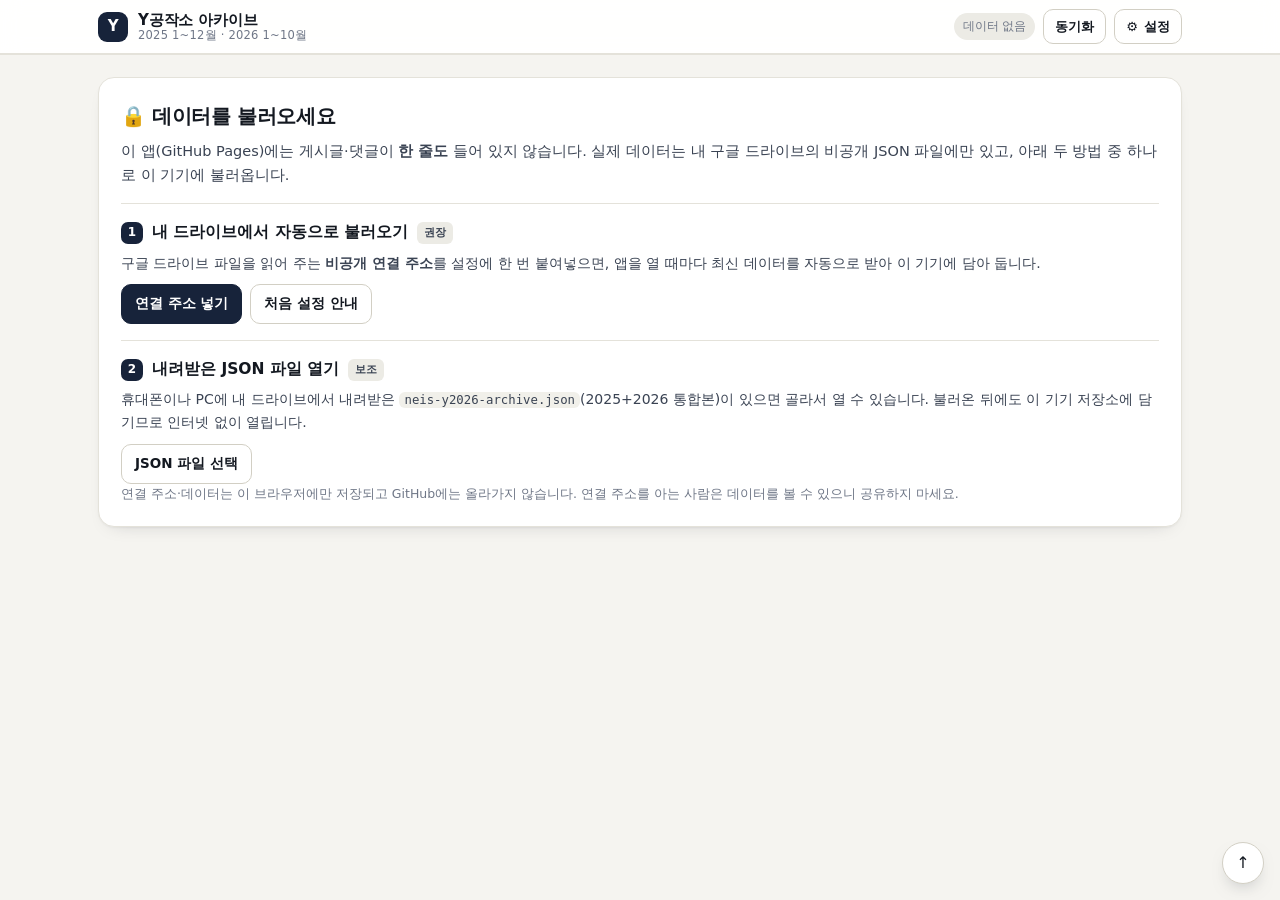
<file: index.html>
<!DOCTYPE html>
<html lang="ko">
<head>
<meta charset="utf-8">
<meta name="viewport" content="width=device-width,initial-scale=1,viewport-fit=cover">
<title>Y공작소 아카이브 · 2025+2026 나이스 플레이북</title>
<script>
/* ── 첫 로딩 안내: 시트에서 불러오는 동안 경과 초를 보여 준다. 이 기기에 내 데이터가 있으면 띄우지 않는다. */
window.__LG_CFG = { keys: [], msg: '시트에서 불러오는 중…', accent: '#5B8DEF', bg: '#0b1020', color: '#E8ECF4' };
(function(){
  var cfg = window.__LG_CFG;
  function lsGet(k){ try { return localStorage.getItem(k); } catch(e){ return null; } }
  function sheetConnected(){
    try {
      if (/[?&#]s=/.test(location.hash + location.search)) return true;
      for (var i = 0; i < localStorage.length; i++){ var v = lsGet(localStorage.key(i)) || ''; if (v.indexOf('script.google.com/macros/s/') >= 0) return true; }
    } catch(e){}
    return false;
  }
  function hasLocalData(){
    if (!cfg.keys || !cfg.keys.length) return false;
    for (var i = 0; i < cfg.keys.length; i++){ var v = lsGet(cfg.keys[i]); if (v && v !== 'null' && v !== 'undefined' && v.length > 2) return true; }
    return false;
  }
  var el = null, t0 = 0, iv = null, msg = cfg.msg || '시트에서 불러오는 중…', failsafe = null;
  function label(){ var s = Math.max(0, Math.round((Date.now() - t0) / 1000)); return msg + ' (' + s + '초)'; }
  function show(m){
    if (m) msg = m;
    if (el){ var n = document.getElementById('lgTxt'); if (n) n.textContent = label(); return; }
    t0 = Date.now();
    el = document.createElement('div'); el.id = 'loadGate'; el.setAttribute('role','status'); el.setAttribute('aria-live','polite');
    el.style.cssText = 'position:fixed;inset:0;z-index:2147483000;display:flex;flex-direction:column;align-items:center;justify-content:center;gap:14px;background:' + (cfg.bg || '#F2F4F6') + ';color:' + (cfg.color || '#191F28') + ';font:600 15px/1.5 -apple-system,BlinkMacSystemFont,"Apple SD Gothic Neo","Malgun Gothic",system-ui,sans-serif;';
    var st = document.createElement('style');
    st.textContent = '@keyframes lgspin{to{transform:rotate(360deg)}}@media (prefers-color-scheme:dark){#loadGate{background:#17171C!important;color:#F2F4F6!important}}';
    (document.head || document.documentElement).appendChild(st);
    var sp = document.createElement('div');
    sp.style.cssText = 'width:28px;height:28px;border-radius:50%;border:3px solid rgba(120,130,150,.25);border-top-color:' + (cfg.accent || '#3182F6') + ';animation:lgspin .8s linear infinite';
    var tx = document.createElement('div'); tx.id = 'lgTxt'; tx.textContent = label();
    el.appendChild(sp); el.appendChild(tx);
    (document.body || document.documentElement).appendChild(el);
    if (iv) clearInterval(iv);
    iv = setInterval(function(){ var n = document.getElementById('lgTxt'); if (n) n.textContent = label(); }, 1000);
    if (failsafe) clearTimeout(failsafe);
    failsafe = setTimeout(done, 20000);
  }
  function done(){
    window.__LG_DONE = true;
    if (failsafe){ clearTimeout(failsafe); failsafe = null; }
    if (iv){ clearInterval(iv); iv = null; }
    if (el && el.parentNode) el.parentNode.removeChild(el);
    el = null;
  }
  window.LoadGate = { show: show, done: done, active: function(){ return !!el; }, label: label };
  if (cfg.auto !== false && sheetConnected() && !hasLocalData()){
    if (document.body) show();
    else document.addEventListener('DOMContentLoaded', function(){ if (!el && !window.__LG_DONE) show(); });
  }
})();
</script>
<meta name="theme-color" content="#ffffff">
<meta name="description" content="2025년 1~12월과 2026년 1~10월 Y공작소 본문·댓글을 달마다 2025/2026으로 나눠 보는 교사 실무 플레이북입니다. 데이터는 내 비공개 구글 드라이브에서만 불러옵니다.">
<link rel="manifest" href="manifest.json">
<link rel="icon" href="icons/icon-192.png" sizes="192x192">
<link rel="apple-touch-icon" href="icons/icon-192.png">
<link rel="stylesheet" href="styles.css?v=10">
</head>
<body>

<header class="topbar">
  <div class="tb-in">
    <a class="brand" href="#" id="brandLink">
      <span class="logo" aria-hidden="true">Y</span>
      <span class="bt"><b>Y공작소 아카이브</b><em id="brandSub">2025 1~12월 · 2026 1~10월</em></span>
    </a>
    <div class="tb-right">
      <span class="state" id="stateTxt">데이터 없음</span>
      <button class="btn small" type="button" id="btnSync">동기화</button>
      <button class="btn small ghost" type="button" id="btnSet" aria-label="설정">⚙<span class="only-wide"> 설정</span></button>
    </div>
  </div>
</header>

<nav class="mstrip" id="mstrip" aria-label="월 선택"></nav>

<main class="wrap">

  <!-- 데이터가 없을 때 -->
  <section class="panel setup" id="setupPanel">
    <h2>🔒 데이터를 불러오세요</h2>
    <p class="lead">이 앱(GitHub Pages)에는 게시글·댓글이 <b>한 줄도</b> 들어 있지 않습니다. 실제 데이터는 내 구글 드라이브의 비공개 JSON 파일에만 있고, 아래 두 방법 중 하나로 이 기기에 불러옵니다.</p>
    <div class="way">
      <div class="wayhead"><span class="num">1</span><h3>내 드라이브에서 자동으로 불러오기</h3><span class="bdg">권장</span></div>
      <p>구글 드라이브 파일을 읽어 주는 <b>비공개 연결 주소</b>를 설정에 한 번 붙여넣으면, 앱을 열 때마다 최신 데이터를 자동으로 받아 이 기기에 담아 둡니다.</p>
      <div class="waybtns">
        <button class="btn primary" type="button" id="btnSetupConnect">연결 주소 넣기</button>
        <a class="btn" id="guideLink" href="https://github.com/wjoehasa-eng/neis-archive/blob/main/apps-script/SETUP.md" target="_blank" rel="noopener">처음 설정 안내</a>
      </div>
    </div>
    <div class="way">
      <div class="wayhead"><span class="num">2</span><h3>내려받은 JSON 파일 열기</h3><span class="bdg">보조</span></div>
      <p>휴대폰이나 PC에 내 드라이브에서 내려받은 <code>neis-y2026-archive.json</code>(2025+2026 통합본)이 있으면 골라서 열 수 있습니다. 불러온 뒤에도 이 기기 저장소에 담기므로 인터넷 없이 열립니다.</p>
      <div class="waybtns"><button class="btn" type="button" id="btnSetupFile">JSON 파일 선택</button></div>
    </div>
    <p class="mini">연결 주소·데이터는 이 브라우저에만 저장되고 GitHub에는 올라가지 않습니다. 연결 주소를 아는 사람은 데이터를 볼 수 있으니 공유하지 마세요.</p>
  </section>

  <div id="content" hidden>

    <!-- 검색 · 필터 (월 스트립 바로 아래 고정) -->
    <section class="deckbar" id="deckbar">
      <div class="yrseg" id="yrseg" role="tablist" aria-label="연도 선택"></div>
      <div class="barrow">
        <div class="searchrow">
          <span class="sic" aria-hidden="true">⌕</span>
          <input type="search" id="q" placeholder="검색 — 메뉴명, 증상, 오류 문구로 찾기" autocomplete="off" aria-label="검색">
          <button class="qclear" type="button" id="btnClearQ" hidden aria-label="검색 지우기">✕</button>
        </div>
        <div class="jumprow" id="jumpRow" role="group" aria-label="바로 가기">
          <button class="jbtn" type="button" data-go="playbook">업무흐름</button>
          <button class="jbtn" type="button" data-go="mines">지뢰</button>
          <button class="jbtn" type="button" data-go="cards">카드</button>
        </div>
      </div>
      <div class="chips" id="chips" role="group" aria-label="필터"></div>
      <div class="deckfoot">
        <span class="count" id="countTxt"></span>
        <span class="bstate" id="barState"></span>
        <label class="sortwrap">정렬
          <select id="sortSel">
            <option value="sev">중요도순</option>
            <option value="cmt">댓글 많은 순</option>
            <option value="new">최신순</option>
          </select>
        </label>
      </div>
    </section>

    <!-- 이달의 흐름 + 지뢰 -->
    <section class="pb" id="playbook" aria-live="polite"></section>

    <div id="cards" class="cards"></div>
    <section id="searchPanel" hidden></section>

    <!-- 그 달 전체 글 -->
    <section class="foldbox" id="rowsBox"></section>

    <!-- 주제별 정리 -->
    <section class="foldbox" id="topicsBox"></section>

    <footer class="ftr" id="ftr"></footer>
  </div>
</main>

<button class="top" type="button" id="btnTop" aria-label="맨 위로">↑</button>
<div class="toast" id="toast" hidden></div>
<input type="file" id="fileIn" accept=".json,application/json" hidden>

<!-- 설정 -->
<dialog id="dlg">
  <form method="dialog" class="dlgbody">
    <div class="dlghead">
      <h2>⚙ 설정</h2>
      <button class="xbtn" type="button" id="dlgClose" aria-label="닫기">✕</button>
    </div>

    <label class="fld">
      <span class="flabel">비공개 연결 주소</span>
      <input type="url" id="fldUrl" placeholder="https://script.google.com/macros/s/…/exec" autocomplete="off" spellcheck="false">
      <span class="fhint">구글 드라이브 파일을 읽어 주는 Apps Script 웹앱 주소입니다. 이 기기에만 저장됩니다.</span>
    </label>

    <label class="fld">
      <span class="flabel">접근 키 <em>(선택 · 연결 쪽에서 키를 켠 경우에만)</em></span>
      <input type="text" id="fldKey" placeholder="ACCESS_KEY 와 같은 값" autocomplete="off" spellcheck="false">
    </label>

    <div class="dlgrow">
      <button class="btn primary" type="button" id="dlgSave">저장하고 동기화</button>
      <button class="btn" type="button" id="dlgTest">연결 테스트</button>
      <button class="btn" type="button" id="dlgFile">JSON 파일 열기</button>
      <button class="btn" type="button" id="dlgExport">지금 데이터 JSON 저장</button>
    </div>
    <div class="dlgrow">
      <button class="btn" type="button" id="dlgCopyLink">이 페이지 링크 복사</button>
    </div>

    <div class="dlginfo" id="dlgInfo"></div>

    <details class="dlghelp">
      <summary>처음 설정하기 (4단계)</summary>
      <ol>
        <li><a href="https://script.new" target="_blank" rel="noopener">script.new</a>를 열어 새 Apps Script를 만듭니다.</li>
        <li>이 저장소의 <b>apps-script/Code.gs</b> 내용을 전부 붙여넣고 저장합니다.</li>
        <li><b>배포 → 새 배포 → 웹앱</b> · 실행: <b>나</b> · 액세스: <b>모든 사용자</b> 로 배포하고 <b>웹앱 URL</b>을 복사합니다.</li>
        <li>위 <b>비공개 연결 주소</b>에 그 URL을 붙여넣고 <b>저장하고 동기화</b>를 누릅니다.</li>
      </ol>
      <p class="mini">데이터 파일은 내 드라이브에 비공개로 두고, 스크립트가 나(소유자) 권한으로 읽어 전달합니다. 공유 권한은 추가하지 않습니다.</p>
    </details>

    <div class="dlgfoot">
      <span class="mini" id="dlgWhere"></span>
      <button class="btn danger" type="button" id="dlgWipe">이 기기의 데이터 지우기</button>
    </div>
  </form>
</dialog>

<script src="app.js?v=11"></script>
<script>
/* 새 껍데기를 받는 중(옛 app.js가 돌고 있는 짧은 순간)이면 안내만 띄운다. 데이터와는 무관. */
setTimeout(function () {
  if (window.__naVersion) return;
  var d = document.createElement('div');
  d.setAttribute('style', 'position:fixed;left:12px;right:12px;bottom:12px;z-index:99;background:#131820;color:#fff;padding:12px 14px;border-radius:12px;font:14px/1.5 -apple-system,"Apple SD Gothic Neo",sans-serif;box-shadow:0 12px 30px -12px rgba(0,0,0,.5)');
  d.innerHTML = '앱 파일을 새로 받는 중입니다. <b>새로고침</b>을 한 번 눌러 주세요.';
  var b = document.createElement('button');
  b.textContent = '새로고침';
  b.setAttribute('style', 'margin-left:10px;background:#fff;color:#131820;border:0;border-radius:8px;padding:6px 12px;font-weight:700;cursor:pointer');
  b.onclick = function () { location.reload(); };
  d.appendChild(b);
  document.body.appendChild(d);
}, 2000);
</script>
</body>
</html>
</file>
<file: styles.css>
/* ─────────────────────────────────────────────────────────────
   Y공작소 아카이브 · 2026 나이스 플레이북
   목표: 3초 안에 "이달의 흐름 → 경중별 핵심 결론"이 들어오게.
   ───────────────────────────────────────────────────────────── */
:root{
  --bg:#f5f4f0;
  --bg-2:#ecebe5;
  --card:#ffffff;
  --ink:#131820;
  --ink-2:#3a4353;
  --muted:#6f7787;
  --line:#e4e2da;
  --line-2:#d2cfc4;
  --brand:#17233a;
  --accent:#2f6fed;

  --crit:#d92d20; --crit-bg:#fef4f2; --crit-line:#f3c0ba;
  --warn:#b96305; --warn-bg:#fff8e9; --warn-line:#f1d79c;
  --tip:#067a53; --tip-bg:#eefaf4; --tip-line:#b6e3ce;

  --r:16px;
  --tb-h:49px; --ms-h:50px; --dk-h:118px;
  --shadow:0 1px 2px rgba(20,26,38,.04), 0 8px 20px -14px rgba(20,26,38,.28);
  --font:-apple-system,BlinkMacSystemFont,"Apple SD Gothic Neo","Pretendard","Malgun Gothic","Noto Sans KR",system-ui,sans-serif;
}

*,*::before,*::after{box-sizing:border-box}
[hidden]{display:none!important}
html{-webkit-text-size-adjust:100%;scroll-behavior:smooth}
body{
  margin:0;background:var(--bg);color:var(--ink);
  font-family:var(--font);font-size:16px;line-height:1.62;
  -webkit-font-smoothing:antialiased;text-rendering:optimizeLegibility;
}
h1,h2,h3,h4,p,ul,ol,figure{margin:0}
button{font:inherit;color:inherit}
a{color:inherit}
code{font-family:ui-monospace,SFMono-Regular,Menlo,monospace;font-size:.88em;background:#f1f0ea;padding:1px 5px;border-radius:6px}
.wrap{max-width:1120px;margin:0 auto;padding:0 18px}

/* ── 상단 바 ─────────────────────────────────────────────── */
.topbar{
  position:sticky;top:0;z-index:40;background:rgba(255,255,255,.94);
  backdrop-filter:saturate(1.2) blur(10px);border-bottom:1px solid var(--line);
}
.tb-in{max-width:1120px;margin:0 auto;padding:9px 18px;display:flex;align-items:center;gap:12px}
.brand{display:flex;align-items:center;gap:10px;text-decoration:none;min-width:0}
.logo{
  width:30px;height:30px;border-radius:9px;background:var(--brand);color:#fff;
  display:grid;place-items:center;font-weight:800;font-size:15px;letter-spacing:-.02em;flex:none;
}
.bt{display:flex;flex-direction:column;min-width:0;line-height:1.2}
.bt b{font-size:15px;font-weight:800;letter-spacing:-.01em;white-space:nowrap}
.bt em{font-style:normal;font-size:11.5px;color:var(--muted);letter-spacing:.02em}
.tb-right{margin-left:auto;display:flex;align-items:center;gap:8px;min-width:0}
.state{
  font-size:11.5px;color:var(--muted);white-space:nowrap;overflow:hidden;text-overflow:ellipsis;
  max-width:38vw;padding:4px 9px;border-radius:999px;background:var(--bg-2);
}
.state.ok{background:var(--tip-bg);color:#06674a}
.state.err{background:var(--crit-bg);color:#a8241a}
.only-wide{display:none}
@media(min-width:560px){.only-wide{display:inline}}

/* ── 월 스트립 ───────────────────────────────────────────── */
.mstrip{
  position:sticky;top:var(--tb-h,49px);z-index:35;background:var(--bg);
  border-bottom:1px solid var(--line);
}
.mstrip-in{
  max-width:1120px;margin:0 auto;padding:8px 18px;display:flex;gap:6px;
  overflow-x:auto;scrollbar-width:none;-webkit-overflow-scrolling:touch;
}
.mstrip-in::-webkit-scrollbar{display:none}
.mbtn{
  flex:none;border:1.5px solid transparent;background:transparent;border-radius:11px;
  padding:7px 12px;cursor:pointer;text-align:center;line-height:1.15;color:var(--ink-2);
  display:flex;flex-direction:column;gap:1px;min-width:52px;
}
.mbtn b{font-size:14.5px;font-weight:750;letter-spacing:-.01em}
.mbtn span{font-size:10.5px;color:var(--muted);font-variant-numeric:tabular-nums}
.mbtn:hover{background:#fff;border-color:var(--line)}
.mbtn.on{background:var(--brand);border-color:var(--brand);color:#fff}
.mbtn.on span{color:rgba(255,255,255,.88)}
.mbtn.all{min-width:64px}
.mbtn.all b{font-size:13.5px}

/* ── 공통 버튼 ───────────────────────────────────────────── */
.btn{
  display:inline-flex;align-items:center;justify-content:center;gap:6px;
  border:1.5px solid var(--line-2);background:#fff;color:var(--ink);
  border-radius:10px;padding:8px 13px;font-size:13.5px;font-weight:650;cursor:pointer;
  text-decoration:none;white-space:nowrap;transition:background .15s,border-color .15s;
}
.btn:hover{background:#fbfaf7;border-color:#bdb9ad}
.btn.small{padding:6px 11px;font-size:13px}
.btn.ghost{background:transparent}
.btn.primary{background:var(--brand);border-color:var(--brand);color:#fff}
.btn.primary:hover{background:#22304c}
.btn.danger{color:#a8241a;border-color:#ecc7c2}
.btn:disabled{opacity:.55;cursor:default}

/* ── 데이터 없음 / 설정 ──────────────────────────────────── */
.panel{background:var(--card);border:1.5px solid var(--line);border-radius:var(--r);padding:22px;box-shadow:var(--shadow)}
.setup{margin:22px 0}
.setup h2{font-size:20px;letter-spacing:-.02em;margin-bottom:8px}
.lead{color:var(--ink-2);font-size:14.5px}
.way{border-top:1px solid var(--line);margin-top:16px;padding-top:16px}
.wayhead{display:flex;align-items:center;gap:9px;margin-bottom:6px}
.wayhead h3{font-size:15.5px}
.wayhead .num{
  width:22px;height:22px;border-radius:7px;background:var(--brand);color:#fff;
  display:grid;place-items:center;font-size:12px;font-weight:800;flex:none;
}
.way p{font-size:14px;color:var(--ink-2)}
.waybtns{display:flex;gap:8px;flex-wrap:wrap;margin-top:10px}
.bdg{font-size:11px;font-weight:750;padding:2px 7px;border-radius:6px;background:var(--bg-2);color:var(--ink-2)}
.mini{font-size:12.5px;color:var(--muted)}

/* ── 이달의 흐름 ─────────────────────────────────────────── */
.pb{margin:14px 0 8px;background:var(--card);border:1.5px solid var(--line);border-radius:20px;box-shadow:var(--shadow);overflow:hidden}
.pb-head{padding:20px 24px 6px}
.pb-top{display:flex;align-items:center;gap:10px;justify-content:space-between}
.pb-kick{display:inline-flex;align-items:center;gap:7px;font-size:12px;font-weight:800;letter-spacing:.08em;color:var(--accent);text-transform:uppercase}
.pb-kick::before{content:"";width:18px;height:2px;background:var(--accent);border-radius:2px}
.pb-head h1{font-size:26px;line-height:1.28;letter-spacing:-.035em;margin:8px 0 8px;font-weight:800}
.pb-head h1 small{display:block;font-size:13px;font-weight:700;color:var(--muted);letter-spacing:0;margin-bottom:4px}
.pb-sum{font-size:14.5px;color:var(--ink-2);max-width:76ch}
.pb-sub{font-size:12px;color:var(--muted);margin-top:6px}
.pbfold{
  flex:none;border:1.5px solid var(--line);background:#fff;border-radius:9px;
  padding:5px 10px;font-size:12px;font-weight:700;color:var(--ink-2);cursor:pointer;
}
.pbfold:hover{border-color:#bdb9ad;background:#fbfaf7}
/* 접은 상태: 헤더만 남긴다 */
.pb.folded .flow,.pb.folded .mines,.pb.folded .yearflow{display:none}
.pb.folded .pb-head{padding-bottom:16px}

/* 흐름 단계 */
.flow{list-style:none;padding:18px 24px 6px;display:grid;gap:12px;grid-template-columns:1fr}
@media(min-width:880px){.flow{grid-template-columns:repeat(auto-fit,minmax(190px,1fr));gap:10px}}
.step{position:relative;padding:0 0 0 0}
.step-top{display:flex;align-items:center;gap:8px;margin-bottom:8px}
.step-no{
  width:26px;height:26px;border-radius:9px;background:#eef2fd;color:#1d4ed8;
  display:grid;place-items:center;font-size:13px;font-weight:850;flex:none;
}
.step-line{flex:1;height:2px;background:linear-gradient(90deg,#dfe5f5,transparent);border-radius:2px}
.step h3{font-size:15px;line-height:1.4;letter-spacing:-.015em;margin-bottom:4px}
.step p{font-size:13px;line-height:1.55;color:var(--ink-2)}
.step-cards{display:flex;flex-wrap:wrap;gap:5px;margin-top:9px}
.mini-chip{
  border:1px solid var(--line);background:#fbfaf6;border-radius:8px;
  padding:3px 8px;font-size:11.5px;color:var(--ink-2);cursor:pointer;
  max-width:100%;overflow:hidden;text-overflow:ellipsis;white-space:nowrap;
}
.mini-chip:hover{border-color:#b9c6e4;background:#f2f6ff;color:#1d4ed8}

/* 지뢰 */
.mines{margin:16px 24px 22px;border:1.5px solid var(--crit-line);background:var(--crit-bg);border-radius:14px;padding:14px 16px}
.mines-h{display:flex;align-items:flex-start;gap:9px;margin-bottom:8px}
.mines-ic{font-size:16px;line-height:1.4}
.mines-h b{display:block;font-size:15px;letter-spacing:-.01em;color:#8f1d14}
.mines-h em{display:block;font-style:normal;font-size:12px;color:#a5524a}
.mines ul{list-style:none;display:grid;gap:6px;margin-top:8px}
.mines li{
  display:grid;grid-template-columns:14px 1fr auto;gap:8px;align-items:baseline;
  font-size:13.5px;line-height:1.5;color:#5c1a13;padding:6px 0;border-top:1px dashed #f0cfca;
}
.mines li:first-child{border-top:none;padding-top:2px}
.mines li::before{content:"!";color:#fff;background:#d05545;width:14px;height:14px;border-radius:50%;font-weight:900;font-size:10px;text-align:center;line-height:14px;margin-top:3px}
.mines li b{font-weight:750}
.mines li span{color:#7a3b34;display:block;font-weight:400;font-size:12.5px}
.mines .mini-chip{background:#fff;border-color:var(--crit-line);color:#8f1d14;font-size:11px;white-space:nowrap}
.mines .mini-chip:hover{background:#fff5f3;border-color:#e39b92}

/* 연간 흐름 */
.yearflow{list-style:none;padding:16px 24px 8px;display:grid;gap:10px;grid-template-columns:1fr}
.yearflow li{display:flex}
.yearflow .ym{width:100%}
@media(min-width:760px){.yearflow{grid-template-columns:repeat(2,1fr)}}
@media(min-width:1080px){.yearflow{grid-template-columns:repeat(5,1fr)}}
.ym{
  text-align:left;border:1.5px solid var(--line);background:#fff;border-radius:14px;
  padding:12px 13px;cursor:pointer;display:flex;flex-direction:column;gap:3px;
  transition:border-color .15s,box-shadow .15s,transform .15s;
}
.ym:hover{border-color:#b9c6e4;box-shadow:0 6px 18px -12px rgba(28,43,69,.5);transform:translateY(-1px)}
.ym b{font-size:13px;font-weight:800;color:var(--accent);letter-spacing:.02em}
.ym b em{font-style:normal;margin-left:5px;font-size:11px;color:var(--muted);font-weight:700}
.ym .yt{font-size:14px;font-weight:750;line-height:1.35;letter-spacing:-.015em;color:var(--ink)}
.ym .yd{font-size:12px;color:var(--muted);line-height:1.45;display:-webkit-box;-webkit-line-clamp:2;-webkit-box-orient:vertical;overflow:hidden}
.ym .yb{margin-top:6px;display:flex;gap:5px;flex-wrap:wrap}
.ym .ytag{font-size:10.5px;font-weight:750;padding:2px 6px;border-radius:5px;background:var(--bg-2);color:var(--ink-2)}

/* ── 검색·필터 바 (월 스트립 아래 고정) ──────────────────── */
.deckbar{
  position:sticky;top:calc(var(--tb-h) + var(--ms-h));z-index:34;
  background:var(--bg);margin:0 -2px;padding:9px 2px 8px;
  display:grid;gap:8px;border-bottom:1px solid var(--line);
}
.barrow{display:flex;align-items:center;gap:8px}
.searchrow{position:relative;display:flex;align-items:center;flex:1;min-width:0}
.sic{position:absolute;left:14px;font-size:18px;color:var(--muted);line-height:1}
#q{
  width:100%;padding:13px 42px 13px 40px;border:1.5px solid var(--line-2);border-radius:13px;
  background:#fff;font-size:15px;box-shadow:var(--shadow);
}
#q::placeholder{color:#9aa0ac}
#q:focus{outline:none;border-color:var(--accent);box-shadow:0 0 0 4px rgba(47,111,237,.12)}
.qclear{
  position:absolute;right:10px;width:26px;height:26px;border-radius:50%;border:none;
  background:var(--bg-2);color:var(--ink-2);cursor:pointer;line-height:1;font-size:12px;
}
.chips{display:flex;gap:6px;flex-wrap:nowrap;align-items:center;overflow-x:auto;scrollbar-width:none;-webkit-overflow-scrolling:touch;padding-bottom:1px}
.chips::-webkit-scrollbar{display:none}
.chip{
  border:1.5px solid var(--line);background:#fff;border-radius:999px;
  padding:6px 12px;font-size:13px;font-weight:650;cursor:pointer;color:var(--ink-2);
  display:inline-flex;align-items:center;gap:5px;white-space:nowrap;
}
.chip:hover{border-color:#bdb9ad}
.chip.on{background:var(--brand);border-color:var(--brand);color:#fff}
.chip.on .n{color:rgba(255,255,255,.7)}
.chip .n{font-size:11.5px;color:var(--muted);font-variant-numeric:tabular-nums}
.chip.c-crit.on{background:var(--crit);border-color:var(--crit)}
.chip.c-warn.on{background:var(--warn);border-color:var(--warn)}
.chip.c-tip.on{background:var(--tip);border-color:var(--tip)}
.chip-sep{width:1px;height:20px;background:var(--line);margin:0 3px}
.deckfoot{display:flex;align-items:center;justify-content:space-between;gap:10px;flex-wrap:wrap}
.count{font-size:13px;color:var(--muted)}
.count b{color:var(--ink);font-weight:800}
.sortwrap{font-size:12.5px;color:var(--muted);display:flex;align-items:center;gap:6px}
.sortwrap select{
  border:1.5px solid var(--line);border-radius:9px;background:#fff;padding:5px 8px;
  font-size:12.5px;color:var(--ink);
}

/* ── 카드 ────────────────────────────────────────────────── */
.cards{display:grid;gap:12px;grid-template-columns:1fr}
@media(min-width:920px){.cards{grid-template-columns:repeat(2,1fr);gap:14px}}
.card{
  position:relative;background:var(--card);border:1.5px solid var(--line);border-left-width:4px;border-left-color:var(--line-2);
  border-radius:var(--r);padding:16px 18px 14px;box-shadow:var(--shadow);
  display:flex;flex-direction:column;gap:9px;
}
/* 위계: 정말 큰 사고(🔴)만 붉은 선·은은한 붉은 톤 */
.card.sev-critical{border-left-color:var(--crit);background:linear-gradient(180deg,#fffbfa,#fff 58%)}
.card.sev-caution{border-left-color:#d8d4c8}
.card.sev-tip{border-left-color:#cdd8cf}
.card.flash{animation:flash 1.6s ease}
@keyframes flash{0%,60%{box-shadow:0 0 0 4px rgba(47,111,237,.28),var(--shadow)}100%{box-shadow:var(--shadow)}}
.card.hide{display:none}

.ctags{display:flex;flex-wrap:wrap;gap:5px;align-items:center}
.sev{
  font-size:11.5px;font-weight:800;padding:3px 8px;border-radius:7px;letter-spacing:-.01em;
  display:inline-flex;align-items:center;gap:3px;
}
.sev.sev-critical{background:var(--crit-bg);color:#a8241a;border:1px solid var(--crit-line)}
.sev.sev-caution{background:var(--warn-bg);color:#8d4c02;border:1px solid var(--warn-line)}
.sev.sev-tip{background:var(--tip-bg);color:#056845;border:1px solid var(--tip-line)}
.tg{font-size:11px;font-weight:650;color:var(--ink-2);background:var(--bg-2);padding:3px 7px;border-radius:7px}
.tg.role{background:#eef1f6;color:#4a5566}
.tg.reg-g{background:#eef2fd;color:#1d4ed8}
.tg.reg-c{background:#f3f2ec;color:#5b6472}
.tg.topic{max-width:46%;overflow:hidden;text-overflow:ellipsis;white-space:nowrap;background:#f6f5ef}
.tg.ms{background:#fdf0f6;color:#a3225e}

.cq{font-size:14.5px;line-height:1.5;font-weight:700;letter-spacing:-.015em;color:#26303f}
.cq a{text-decoration:none}
.cq a:hover{text-decoration:underline;text-decoration-color:#b9c6e4;text-underline-offset:3px}

.one{
  font-size:16.5px;line-height:1.5;font-weight:750;letter-spacing:-.02em;color:#10203c;
  background:#f7f8fb;border:1px solid #e6e8ee;border-radius:11px;padding:11px 13px;
  display:flex;gap:8px;align-items:flex-start;
}
.one::before{content:"결론";flex:none;font-size:10.5px;font-weight:800;letter-spacing:.02em;color:#4a5568;background:#e9ecf2;border-radius:5px;padding:2px 5px;margin-top:3px}
.card.sev-critical .one{background:#fff7f6;border-color:#f3ccc7;color:#3d110c}
.card.sev-critical .one::before{content:"결론";color:#a8241a;background:#fbe1dd}
.card.sev-caution .one,.card.sev-tip .one{background:#f7f8fb;border-color:#e6e8ee;color:#10203c}

.ex{font-size:13px;line-height:1.55;color:#6a4a13;background:#fffdf6;border-left:3px solid #eccb8a;border-radius:0 8px 8px 0;padding:7px 10px}
.ex b{font-weight:800;color:#8d4c02;margin-right:4px;font-size:11.5px;letter-spacing:.02em}

/* 카드 안 메뉴 경로 · 공식 근거(매뉴얼에서 확인된 것만) */
.mp{display:flex;flex-wrap:wrap;align-items:center;gap:6px;font-size:12px;line-height:1.5;color:#33415c;background:#f4f6fa;border:1px solid #e3e7f0;border-radius:9px;padding:6px 9px}
.mp .mpk{flex:none;font-size:10.5px;font-weight:800;letter-spacing:.02em;color:#5b6b86;background:#e6eaf3;border-radius:5px;padding:1px 5px}
.mp .mpp{margin-left:auto;flex:none;font-size:11px;color:#7c8698}
.mn{font-size:12.5px;line-height:1.55;color:#1c3f6e;background:#f3f7ff;border-left:3px solid #b9cdf0;border-radius:0 8px 8px 0;padding:6px 10px}
.mn b{margin-right:4px;font-size:11.5px;font-weight:800;color:#1d4ed8}
.otitle{font-size:12.5px;line-height:1.5;color:#4a5566;background:#f7f6f1;border:1px dashed var(--line-2);border-radius:8px;padding:7px 10px}
.otitle b{display:block;margin-bottom:2px;font-size:10.5px;letter-spacing:.04em;color:var(--muted);font-weight:800}

.cmeta{display:flex;flex-wrap:wrap;gap:8px;align-items:center;font-size:11.5px;color:var(--muted);margin-top:auto}
.cmeta .dot{width:3px;height:3px;border-radius:50%;background:#c8c5ba}
.cmeta .ms{color:#a3225e;font-weight:700}

.src{border-top:1px solid var(--line);padding-top:2px;margin-top:2px}
.src>summary{
  list-style:none;cursor:pointer;font-size:12.5px;font-weight:700;color:#1d4ed8;
  padding:6px 0;display:flex;align-items:center;gap:6px;
}
.src>summary::-webkit-details-marker{display:none}
.src>summary::after{content:"▾";font-size:10px;transition:transform .15s}
.src[open]>summary::after{transform:rotate(180deg)}
.src>summary:hover{text-decoration:underline;text-underline-offset:3px}
.srcbody{display:grid;gap:9px;padding:4px 0 4px;animation:fade .2s ease}
@keyframes fade{from{opacity:0;transform:translateY(-2px)}to{opacity:1;transform:none}}
.note{font-size:13px;line-height:1.6;color:var(--ink-2);background:#faf9f5;border:1px solid var(--line);border-radius:10px;padding:10px 12px}
.note b{display:block;font-size:11px;letter-spacing:.04em;color:var(--muted);margin-bottom:4px;font-weight:800}
.quote{font-size:13px;line-height:1.62;color:#22303f;border-left:3px solid #cfd8ea;padding:2px 0 2px 11px}
.quote .who{display:block;font-size:11px;color:var(--muted);font-weight:700;margin-bottom:2px}
.quote.ms{border-left-color:#e79ab8;background:#fff8fb;border-radius:0 8px 8px 0;padding-right:8px}
.quote.ms .who{color:#a3225e}
.srclink{font-size:12.5px;font-weight:700;color:#1d4ed8;text-decoration:none}
.srclink:hover{text-decoration:underline}
.qbody{font-size:12.5px;color:var(--muted);line-height:1.6;white-space:pre-wrap;max-height:9.5em;overflow:auto}

/* ── 검색 결과 목록 / 전체 글 ─────────────────────────────── */
.shead{display:flex;align-items:baseline;gap:8px;margin:26px 0 10px;flex-wrap:wrap}
.shead h2{font-size:18px;letter-spacing:-.02em}
.shead .n{font-size:12.5px;color:var(--muted)}

details.fold{background:var(--card);border:1.5px solid var(--line);border-radius:var(--r);box-shadow:var(--shadow);overflow:hidden;margin:22px 0}
details.fold>summary{
  list-style:none;cursor:pointer;padding:15px 18px;display:flex;align-items:center;gap:9px;flex-wrap:wrap;
}
details.fold>summary::-webkit-details-marker{display:none}
details.fold>summary h2{font-size:16px;letter-spacing:-.02em}
details.fold>summary .n{font-size:12.5px;color:var(--muted)}
details.fold>summary::after{content:"▾";margin-left:auto;font-size:12px;color:var(--muted);transition:transform .15s}
details.fold[open]>summary::after{transform:rotate(180deg)}
details.fold>summary:hover{background:#fbfaf7}
.foldbody{padding:0 14px 14px;border-top:1px solid var(--line)}

.row{border-bottom:1px solid var(--line)}
.row:last-child{border-bottom:none}
.row>summary{
  list-style:none;cursor:pointer;padding:10px 4px;display:grid;gap:3px 10px;
  grid-template-columns:46px 1fr auto;align-items:start;
}
.row>summary::-webkit-details-marker{display:none}
.row:hover>summary{background:#fbfaf7}
.row .rd{font-size:11.5px;color:var(--muted);font-variant-numeric:tabular-nums;padding-top:2px}
.row .rt{display:block;font-size:14px;font-weight:650;line-height:1.45;letter-spacing:-.01em;min-width:0}
.row .rn{display:-webkit-box;font-size:12px;color:var(--muted);margin-top:2px;-webkit-line-clamp:2;-webkit-box-orient:vertical;overflow:hidden}
.row .rn-one{color:#2a4a7f;font-size:12.5px;font-weight:600}
.row .rm{font-size:11.5px;color:var(--muted);white-space:nowrap;display:flex;gap:6px;align-items:center}
.row .rm .ms{color:#a3225e;font-weight:750}
.row .rm .pt{color:#8d4c02}
.row .rb{font-size:10.5px;color:#4b5563;background:var(--bg-2);border-radius:5px;padding:1px 5px;font-weight:650}
.detail{padding:4px 6px 14px;display:grid;gap:8px;grid-template-columns:1fr}
.detail .onetag{font-size:13.5px;line-height:1.5;font-weight:700;color:#10203c;background:#f5f8ff;border:1px solid #dce5f8;border-radius:9px;padding:8px 11px}
.cm{font-size:12.5px;line-height:1.6;border-left:2px solid var(--line);padding:2px 0 2px 10px;color:var(--ink-2)}
.cm .who{font-weight:800;color:var(--ink);margin-right:5px}
.cm .cdate{color:var(--muted);font-size:11px}
.cm.best{border-left-color:#e79ab8;background:#fff8fb}
.mini-note{font-size:11.5px;color:var(--muted)}
.morebtn{display:block;width:100%;margin-top:10px}

/* ── 주제별 ──────────────────────────────────────────────── */
.topic{border:1px solid var(--line);border-radius:12px;margin:8px 0;background:#fff;overflow:hidden}
.topic>summary{list-style:none;cursor:pointer;padding:11px 13px;display:flex;align-items:center;gap:9px;flex-wrap:wrap;font-weight:750;font-size:14.5px}
.topic>summary::-webkit-details-marker{display:none}
.topic>summary::after{content:"▾";margin-left:auto;font-size:11px;color:var(--muted)}
.topic[open]>summary::after{transform:rotate(180deg)}
.topic .dotc{width:9px;height:9px;border-radius:50%;flex:none}
.topic .tn{font-size:11.5px;color:var(--muted);font-weight:600}
.topicbody{padding:0 14px 12px;font-size:13px;color:var(--ink-2);display:grid;gap:8px}
.topicbody .lead{font-size:13px}
.topicbody ul{list-style:none;display:grid;gap:5px}
.topicbody li{position:relative;padding-left:13px;font-size:12.5px;line-height:1.55}
.topicbody li::before{content:"·";position:absolute;left:2px;color:var(--accent);font-weight:900}
.topicbody .warn2{background:var(--warn-bg);border:1px solid var(--warn-line);border-radius:9px;padding:8px 10px;font-size:12.5px;color:#6a4a13}

.ftr{font-size:12px;color:var(--muted);padding:26px 2px 40px;line-height:1.7}
.empty{padding:22px;text-align:center;color:var(--muted);font-size:13.5px;background:var(--card);border:1.5px dashed var(--line-2);border-radius:var(--r)}

/* ── 토스트 · 맨 위로 · 대화상자 ──────────────────────────── */
/* ── 모바일 바로가기 ─────────────────────────────────────── */
.jumprow{display:none;gap:5px;flex:none}
.jbtn{
  border:1.5px solid var(--line-2);background:#fff;border-radius:9px;padding:7px 9px;
  font-size:12px;font-weight:700;color:var(--ink-2);cursor:pointer;white-space:nowrap;
}
.jbtn:active{background:#eef2fd;border-color:#b9c6e4;color:#1d4ed8}
.bstate{display:none;font-size:11px;color:var(--muted);white-space:nowrap;overflow:hidden;text-overflow:ellipsis;max-width:46vw}

.toast{
  position:fixed;left:50%;bottom:22px;transform:translateX(-50%);z-index:80;
  background:#101826;color:#fff;padding:11px 16px;border-radius:11px;font-size:13.5px;
  box-shadow:0 12px 30px -12px rgba(0,0,0,.5);max-width:calc(100vw - 32px);
}
.toast.err{background:#9c1f15}
.top{
  position:fixed;right:16px;bottom:16px;width:42px;height:42px;border-radius:50%;
  border:1.5px solid var(--line-2);background:#fff;color:var(--ink);cursor:pointer;
  box-shadow:0 8px 20px -12px rgba(20,26,38,.6);font-size:16px;z-index:30;
}
.top:hover{background:#fbfaf7}

dialog#dlg{border:none;border-radius:18px;padding:0;max-width:560px;width:calc(100vw - 28px);box-shadow:0 30px 70px -30px rgba(10,15,25,.6)}
dialog#dlg::backdrop{background:rgba(14,20,30,.42);backdrop-filter:blur(2px)}
.dlgbody{padding:20px 22px 18px;display:grid;gap:14px;background:#fff}
.dlghead{display:flex;align-items:center;justify-content:space-between}
.dlghead h2{font-size:18px}
.xbtn{border:none;background:var(--bg-2);width:30px;height:30px;border-radius:50%;cursor:pointer;font-size:13px}
.fld{display:grid;gap:5px}
.flabel{font-size:12.5px;font-weight:750;color:var(--ink-2)}
.flabel em{font-style:normal;font-weight:600;color:var(--muted)}
.fld input[type=url],.fld input[type=text]{
  border:1.5px solid var(--line-2);border-radius:10px;padding:9px 11px;font-size:13.5px;background:#fff;
}
.fld input:focus{outline:none;border-color:var(--accent);box-shadow:0 0 0 3px rgba(47,111,237,.12)}
.fhint{font-size:11.5px;color:var(--muted);line-height:1.5}
.dlgrow{display:flex;gap:8px;flex-wrap:wrap}
.dlginfo{font-size:12px;color:var(--ink-2);background:#faf9f5;border:1px solid var(--line);border-radius:10px;padding:10px 11px;white-space:pre-line;line-height:1.65}
.dlghelp summary{font-size:12.5px;font-weight:700;cursor:pointer;color:#1d4ed8}
.dlghelp ol{margin:8px 0 6px;padding-left:18px;font-size:12.5px;color:var(--ink-2);display:grid;gap:4px}
.dlgfoot{display:flex;align-items:center;justify-content:space-between;gap:10px;flex-wrap:wrap;border-top:1px solid var(--line);padding-top:12px}

@media (max-width:560px){
  .wrap{padding:0 14px}
  .tb-in{padding:8px 12px;gap:8px}
  .brand .logo{width:28px;height:28px;border-radius:8px;font-size:14px}
  .bt b{font-size:14px}
  .bt em{font-size:10.5px}
  .state{display:none}
  .btn.small{padding:6px 10px;font-size:12.5px}
  .step-line{display:none}
  .mstrip-in{padding:6px 12px;gap:5px}
  .mbtn{min-width:44px;padding:5px 8px}
  .mbtn b{font-size:13px}
  .mbtn span{font-size:10px}
  .deckbar{padding:7px 0 6px;gap:6px}
  .jumprow{display:flex}
  .bstate{display:inline-block;max-width:56vw;text-align:right}
  .deckfoot{flex-wrap:nowrap;gap:8px}
  .sortwrap{display:none}
  #q{padding:10px 38px 10px 34px;font-size:14px;border-radius:11px}
  .sic{left:11px;font-size:16px}
  .chip{padding:5px 10px;font-size:12.5px}
  .count{font-size:12px}
  .sortwrap{font-size:11.5px}
  .pb{margin-top:10px;border-radius:16px}
  .pb-head{padding:16px 15px 4px}
  .pb-head h1{font-size:21px}
  .pbfold{padding:4px 9px;font-size:11.5px}
  .flow{padding:14px 16px 4px;gap:16px}
  .mines{margin:14px 16px 18px}
  .card{padding:14px 14px 12px}
  .one{font-size:15.5px;padding:10px 11px}
  .cq{font-size:14.5px}
  .state{max-width:30vw}
  .flow .step:not(:last-child) .step-line{background:linear-gradient(90deg,#dfe5f5,#dfe5f5)}
}
@media (prefers-reduced-motion:reduce){
  *{animation:none!important;transition:none!important;scroll-behavior:auto!important}
}

/* ── v9: 연도 전환 탭 · 연도 배지 ───────────────────────────── */
.yrseg{display:flex;gap:4px;align-items:center;padding:2px;background:var(--bg-2);border:1px solid var(--line);border-radius:11px;width:max-content;max-width:100%;overflow-x:auto;scrollbar-width:none;margin-bottom:1px}
.yrseg::-webkit-scrollbar{display:none}
.yrbtn{
  border:none;background:transparent;border-radius:8px;padding:6px 11px;cursor:pointer;
  font-size:12.5px;font-weight:750;color:#5b6472;white-space:nowrap;letter-spacing:-.01em;
  display:inline-flex;align-items:center;gap:5px;
}
.yrbtn .n{font-size:10.5px;font-weight:700;color:var(--muted);font-variant-numeric:tabular-nums}
.yrbtn:hover{background:#fff}
.yrbtn.on{background:#fff;color:var(--brand);box-shadow:0 1px 4px -2px rgba(20,30,50,.35)}
.yrbtn.on .n{color:var(--brand)}
.yrbtn:disabled{opacity:.4;cursor:default}
.yrbtn:disabled:hover{background:transparent}
.tg.yr{background:#eef2fd;color:#1d4ed8;font-weight:800;letter-spacing:.02em}
.tg.yr.y25{background:#fbf3e6;color:#8a5a12}
/* 한 달에 두 해 플레이북을 이어 붙일 때 */
.pb-sec{border-top:1px solid var(--line)}
.pb-sec:first-child{border-top:none}
.pb-sec .pb-head{padding-top:16px}
.pb-yhead{display:flex;align-items:center;gap:8px;padding:14px 24px 0}
.pb-yhead b{font-size:13px;font-weight:800;color:var(--brand)}
.pb-yhead .yline{flex:1;height:1px;background:var(--line)}
.pb-yhead em{font-style:normal;font-size:11.5px;color:var(--muted);font-weight:650}
.pb.folded .pb-sec .flow,.pb.folded .pb-sec .mines{display:none}
@media(max-width:560px){
  .pb-head{padding:16px 16px 4px}
  .pb-yhead{padding:12px 16px 0}
  .flow{padding:14px 16px 4px}
  .mines{margin:14px 16px 18px}
}
</file>
